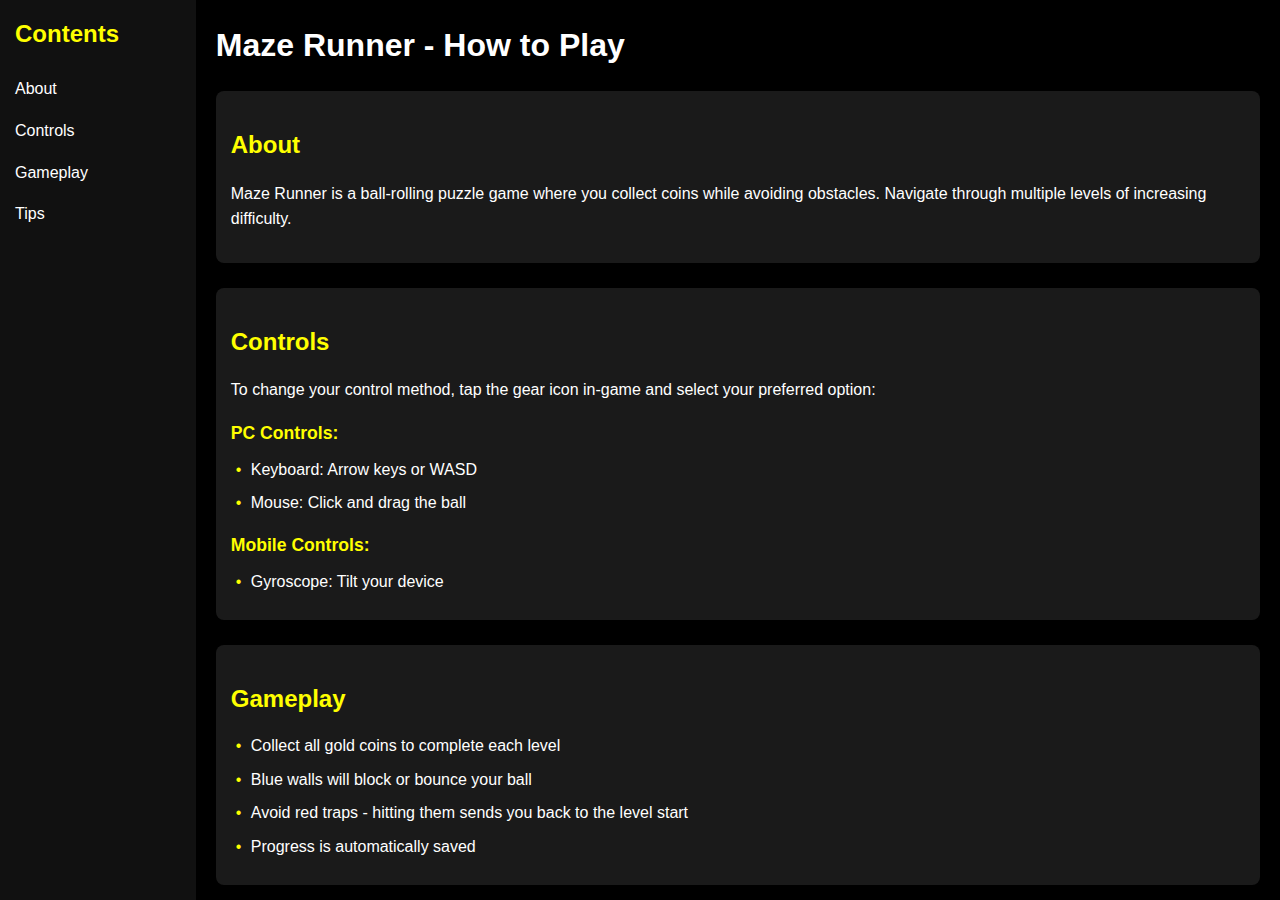
<file: instructions.html>
<!DOCTYPE html>
<html lang="en">
<head>
    <meta charset="UTF-8">
    <meta name="viewport" content="width=device-width, initial-scale=1.0, maximum-scale=1.0, user-scalable=no, viewport-fit=cover">
    <title>Maze Runner - How to Play</title>

    <!-- PWA meta tags -->
    <link rel="manifest" href="manifest.json">
    <meta name="theme-color" content="#000000">
    <meta name="apple-mobile-web-app-capable" content="yes">
    <meta name="apple-mobile-web-app-status-bar-style" content="black">
    <meta name="apple-mobile-web-app-title" content="Maze Runner - Guide">
    <link rel="apple-touch-icon" href="assets/icons/icon-192x192.png">

    <link href="https://cdnjs.cloudflare.com/ajax/libs/font-awesome/6.0.0-beta3/css/all.min.css" rel="stylesheet">
    <link rel="stylesheet" href="css/instructions.css">
</head>
<body>
    <div class="container">
        <div class="sidebar">
            <h2 style="margin-top: 0">Contents</h2>
            <div class="nav-item" onclick="document.getElementById('about').scrollIntoView({behavior: 'smooth'})">About</div>
            <div class="nav-item" onclick="document.getElementById('controls').scrollIntoView({behavior: 'smooth'})">Controls</div>
            <div class="nav-item" onclick="document.getElementById('gameplay').scrollIntoView({behavior: 'smooth'})">Gameplay</div>
            <div class="nav-item" onclick="document.getElementById('tips').scrollIntoView({behavior: 'smooth'})">Tips</div>
        </div>

        <div class="content">
            <h1>Maze Runner - How to Play</h1>

            <div class="section" id="about">
                <h2>About</h2>
                <p>Maze Runner is a ball-rolling puzzle game where you collect coins while avoiding obstacles. Navigate through multiple levels of increasing difficulty.</p>
            </div>

            <div class="section" id="controls">
                <h2>Controls</h2>
                <p>To change your control method, tap the gear icon in-game and select your preferred option:</p>
                
                <h3>PC Controls:</h3>
                <ul>
                    <li>Keyboard: Arrow keys or WASD</li>
                    <li>Mouse: Click and drag the ball</li>
                </ul>

                <h3>Mobile Controls:</h3>
                <ul>
                    <li>Gyroscope: Tilt your device</li>
                </ul>
            </div>

            <div class="section" id="gameplay">
                <h2>Gameplay</h2>
                <ul>
                    <li>Collect all gold coins to complete each level</li>
                    <li>Blue walls will block or bounce your ball</li>
                    <li>Avoid red traps - hitting them sends you back to the level start</li>
                    <li>Progress is automatically saved</li>
                </ul>
            </div>

            <div class="section" id="tips">
                <h2>Tips</h2>
                <ul>
                    <li>Start slow to get used to the controls</li>
                    <li>Watch the coin counter at the top of the screen</li>
                    <li>You can pause and resume anytime</li>
                </ul>
            </div>

            <div class="no-print">
                <a href="index.html" class="back-button">Back to Game</a>
            </div>
        </div>
    </div>
</body>
</html>
</file>
<file: css/instructions.css>
/* Base styles */
body {
    margin: 0;
    padding: 0;
    font-family: Arial, sans-serif;
    background-color: #000;
    color: #fff;
    line-height: 1.6;
    min-height: 100vh;
}

/* Container */
.container {
    width: 100%;
    min-height: 100vh;
    display: flex;
    flex-direction: column;
}

/* Sidebar */
.sidebar {
    background-color: #111;
    padding: 15px;
    width: 100%;
    box-sizing: border-box;
}

/* Content area */
.content {
    padding: 20px;
    flex-grow: 1;
    box-sizing: border-box;
}

/* Typography */
h1 {
    color: #fff;
    font-size: 1.8em;
    margin: 0 0 20px 0;
}

h2 {
    color: #ffff00;
    margin: 20px 0 15px 0;
    font-size: 1.5em;
}

h3 {
    color: #ffff00;
    font-size: 1.1em;
    margin: 15px 0 10px 0;
}

/* Sections */
.section {
    margin-bottom: 25px;
    background-color: rgba(255, 255, 255, 0.1);
    padding: 15px;
    border-radius: 8px;
}

/* Lists */
ul {
    list-style-type: none;
    padding-left: 20px;
    margin: 10px 0;
}

li {
    margin-bottom: 8px;
    position: relative;
}

li:before {
    content: "•";
    color: #ffff00;
    position: absolute;
    left: -15px;
}

/* Navigation items */
.nav-item {
    padding: 8px 0;
    cursor: pointer;
    color: #fff;
    transition: color 0.3s;
}

.nav-item:hover {
    color: #ffff00;
}

/* Back button */
.back-button {
    display: inline-block;
    background-color: #ffff00;
    color: #000;
    padding: 10px 20px;
    text-decoration: none;
    border-radius: 5px;
    margin-top: 20px;
    transition: background-color 0.3s;
}

.back-button:hover {
    background-color: #fff;
}

/* Desktop styles */
@media screen and (min-width: 768px) {
    .container {
        flex-direction: row;
    }

    .sidebar {
        width: 200px;
        height: 100vh;
        overflow-y: auto;
    }

    .content {
        overflow-y: auto;
        height: 100vh;
    }

    h1 {
        font-size: 2em;
    }
}

/* Print styles */
@media print {
    body {
        background-color: white;
        color: black;
    }

    .container {
        display: block;
    }

    .no-print, 
    .sidebar {
        display: none;
    }

    .content {
        overflow: visible;
        padding: 20px;
    }

    .section {
        background-color: transparent;
        border: 1px solid #ccc;
        page-break-inside: avoid;
        margin: 15px 0;
    }

    h1 {
        color: black;
    }

    h2, 
    h3 {
        color: #333;
    }

    li:before {
        color: #333;
    }

    a {
        text-decoration: none;
        color: black;
    }
}
</file>
